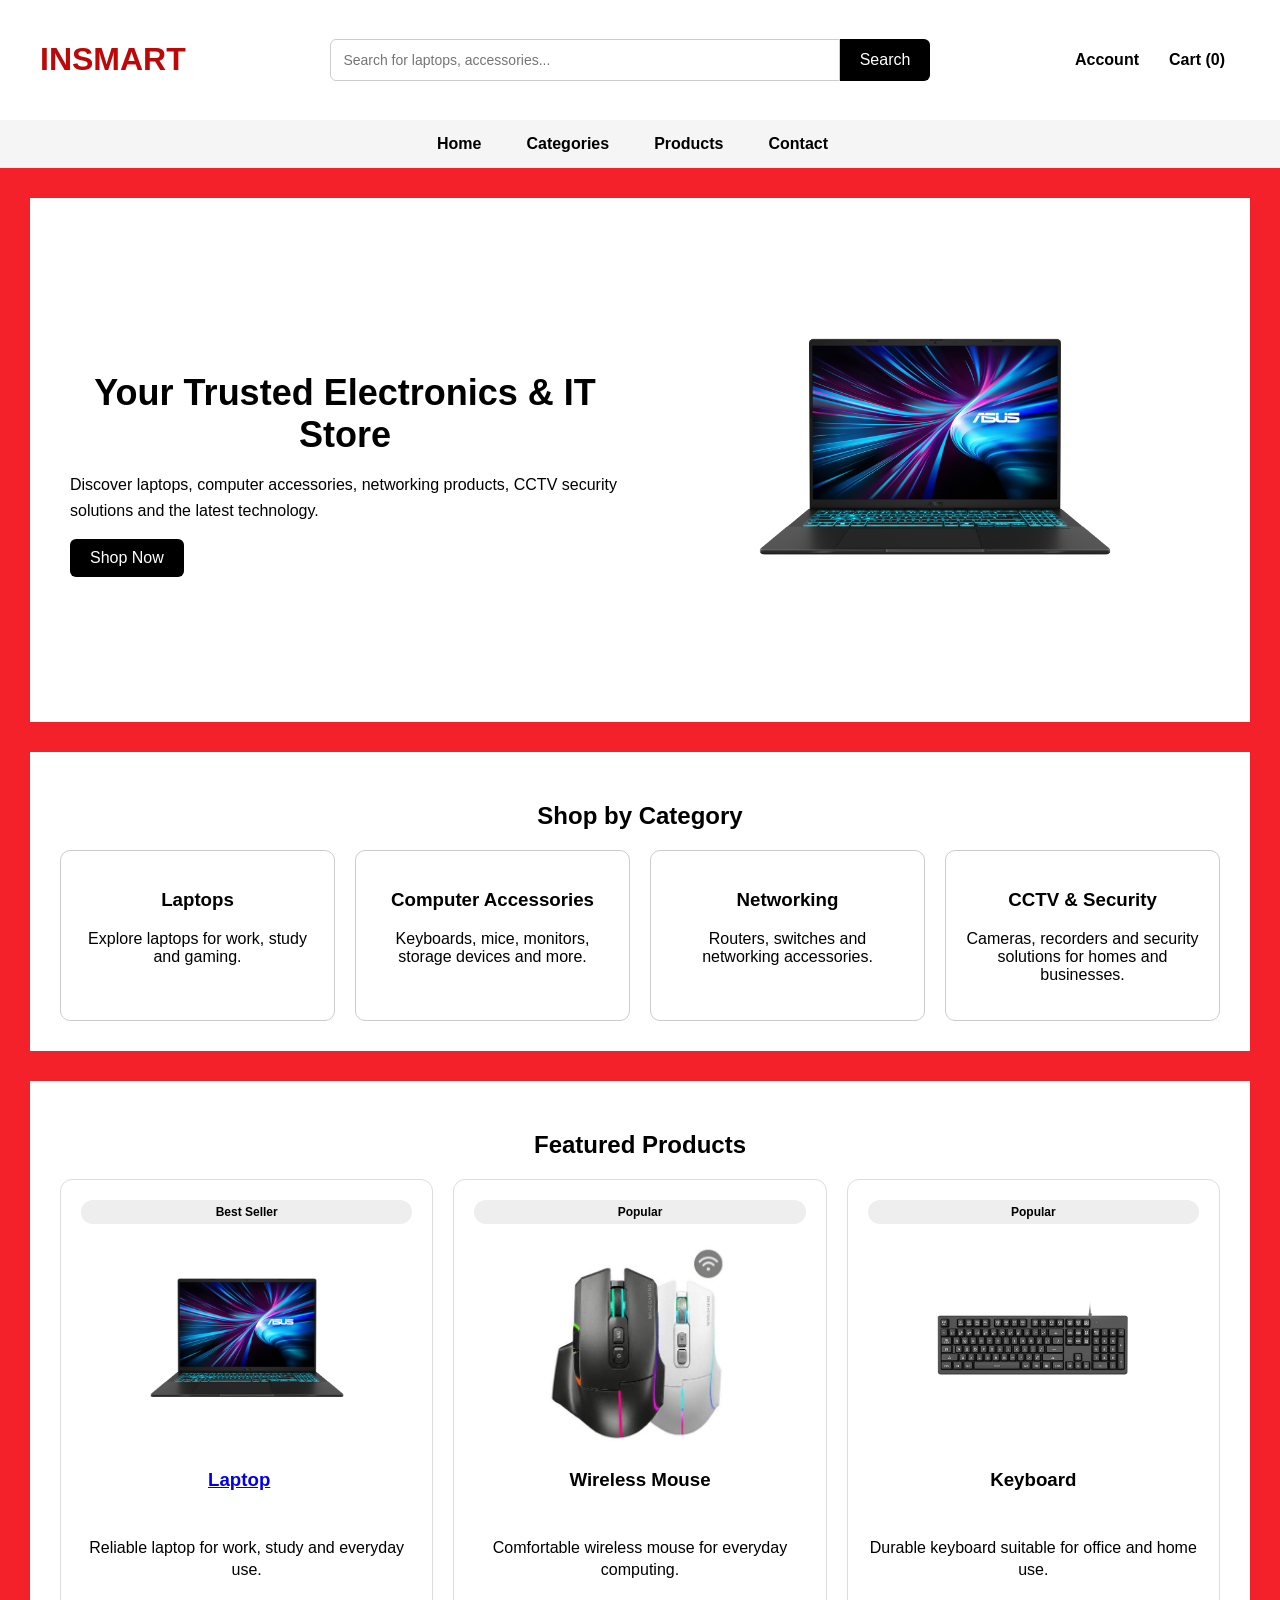
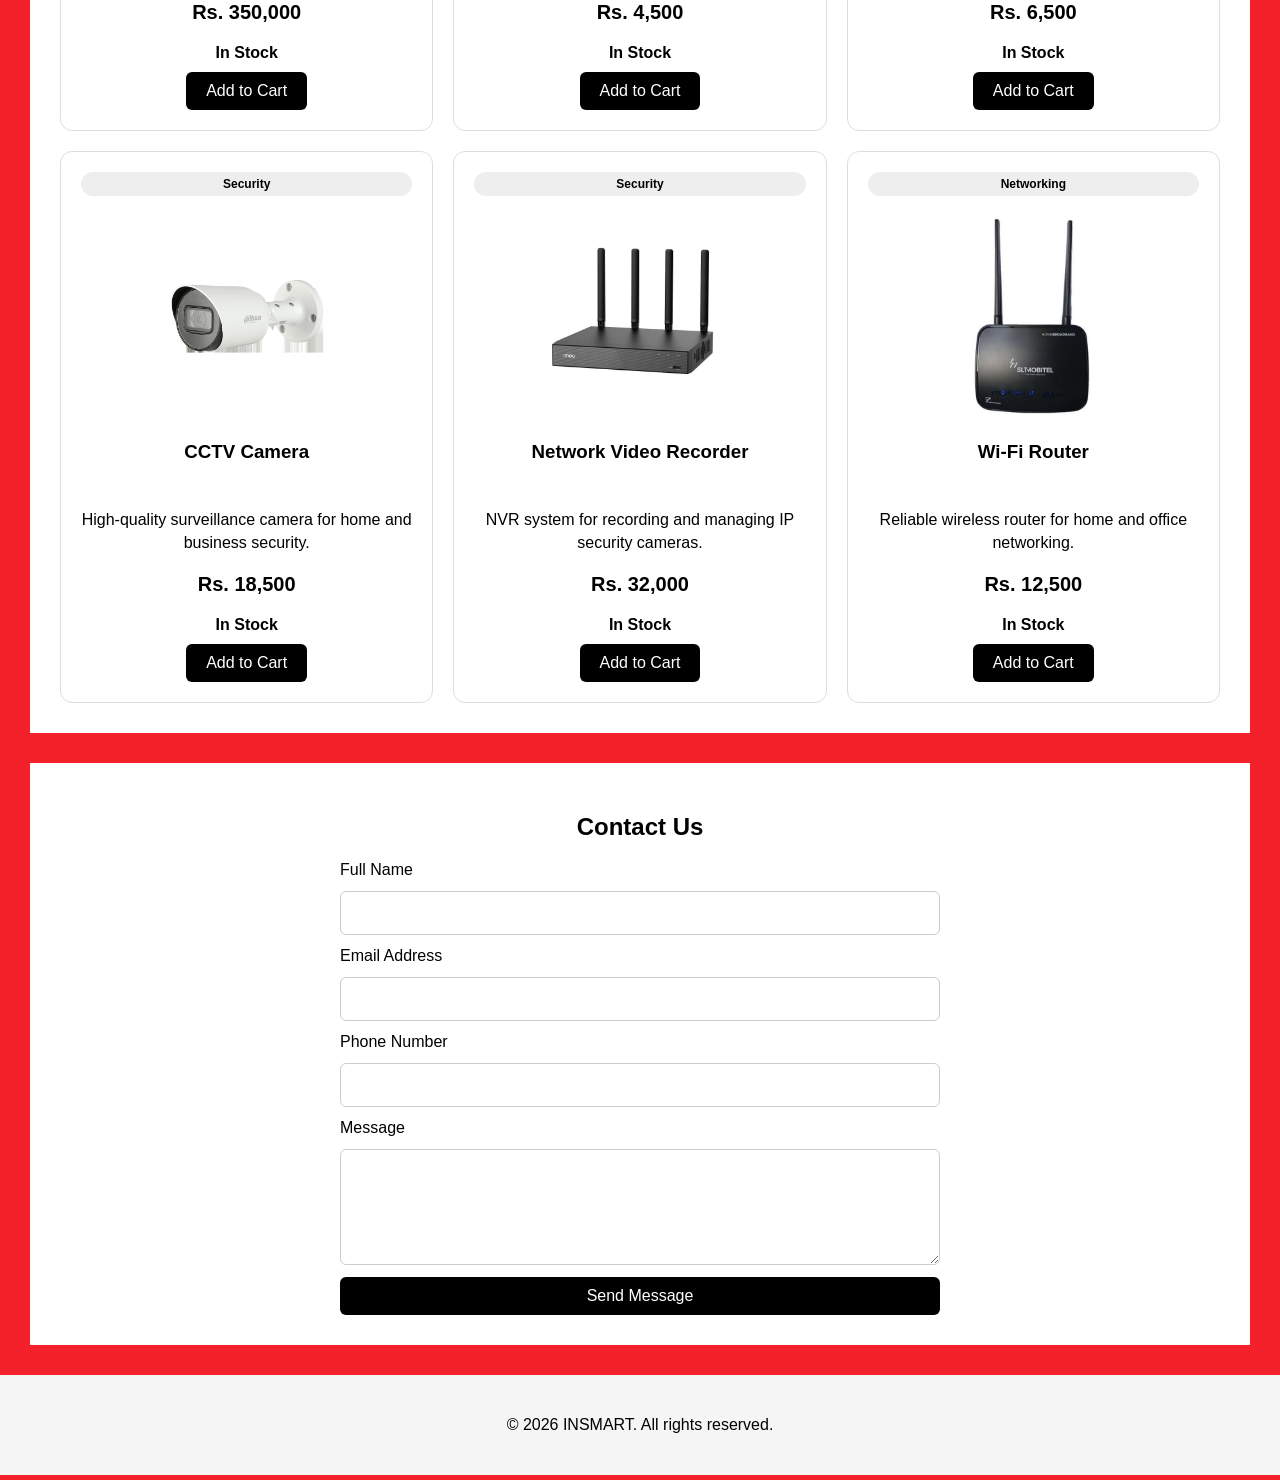
<file: index.html>
<!DOCTYPE html>
<html lang="en">
<head>
    <meta charset="UTF-8">
    <meta name="viewport" content="width=device-width, initial-scale=1.0">
    <link rel="stylesheet" href="style.css">
    <title>INSMART | Electronics & IT Store</title>
    
</head>
<body>
<header>

    <div class="logo">
        <h1>INSMART</h1>
    </div>

    <div class="search-area">
        <input
            type="text"
            id="searchInput"
            placeholder="Search for laptops, accessories..."
        >
        <button>Search</button>
    </div>

    <div class="header-actions">
        <a href="login.html">Account</a>
        <a href="cart.html" class="cart-link">Cart</a>
    </div>

</header>

<nav class="main-nav">
    <a href="#">Home</a>
    <a href="#categories">Categories</a>
    <a href="#products">Products</a>
    <a href="#contact">Contact</a>
</nav>

<main>

<section class="hero">

    <div class="hero-text">
        <h2>Your Trusted Electronics & IT Store</h2>

        <p>
            Discover laptops, computer accessories, networking products,
            CCTV security solutions and the latest technology.
        </p>

        <button>Shop Now</button>
    </div>

    <div class="hero-image">
        <img src="images/laptop.jpg" alt="Featured Laptop">
    </div>

</section>

<section id="categories">
    <h2>Shop by Category</h2>

    <div class="category-container">

        <div class="category-card" data-filter="laptops">
            <h3>Laptops</h3>
            <p>Explore laptops for work, study and gaming.</p>
        </div>

        <div class="category-card" data-filter="accessories">
            <h3>Computer Accessories</h3>
            <p>Keyboards, mice, monitors, storage devices and more.</p>
        </div>

        <div class="category-card" data-filter="networking">
            <h3>Networking</h3>
            <p>Routers, switches and networking accessories.</p>
        </div>

        <div class="category-card" data-filter="security">
            <h3>CCTV & Security</h3>
            <p>Cameras, recorders and security solutions for homes and businesses.</p>
        </div>

    </div>
</section>

<section id="products">
    <h2>Featured Products</h2>

    <div class="product-container">

        <div class="product-card" data-category="laptops">
            <span class="badge">Best Seller</span>
            <img src="images/laptop.jpg" alt="Laptop">

            <h3>
                <a href="product.html">Laptop</a>
            </h3>
            <p>Reliable laptop for work, study and everyday use.</p>

            <p class="price">Rs. 350,000</p>
            <p class="stock">In Stock</p>

            <button>Add to Cart</button>
        </div>

        <div class="product-card" data-category="accessories">
            <span class="badge">Popular</span>
            <img src="images/Mouse.jpg" alt="Wireless Mouse">

            <h3>Wireless Mouse</h3>
            <p>Comfortable wireless mouse for everyday computing.</p>

            <p class="price">Rs. 4,500</p>
            <p class="stock">In Stock</p>

            <button>Add to Cart</button>
        </div>

        <div class="product-card" data-category="accessories">
            <span class="badge">Popular</span>
            <img src="images/keyboard.jpg" alt="Keyboard">

            <h3>Keyboard</h3>
            <p>Durable keyboard suitable for office and home use.</p>

            <p class="price">Rs. 6,500</p>
            <p class="stock">In Stock</p>

            <button>Add to Cart</button>
        </div>

        <div class="product-card" data-category="security">
            <span class="badge">Security</span>
            <img src="images/cctv-camera.jpg" alt="CCTV Camera">

            <h3>CCTV Camera</h3>
            <p>High-quality surveillance camera for home and business security.</p>

            <p class="price">Rs. 18,500</p>
            <p class="stock">In Stock</p>

            <button>Add to Cart</button>
        </div>

        <div class="product-card" data-category="security">
            <span class="badge">Security</span>
            <img src="images/nvr.jpg" alt="NVR">

            <h3>Network Video Recorder</h3>
            <p>NVR system for recording and managing IP security cameras.</p>

            <p class="price">Rs. 32,000</p>
            <p class="stock">In Stock</p>

            <button>Add to Cart</button>
        </div>

        <div class="product-card" data-category="networking">
            <span class="badge">Networking</span>
            <img src="images/router.jpg" alt="Wi-Fi Router">

            <h3>Wi-Fi Router</h3>
            <p>Reliable wireless router for home and office networking.</p>

            <p class="price">Rs. 12,500</p>
            <p class="stock">In Stock</p>

            <button>Add to Cart</button>
        </div>

    </div>
</section>

<section id="contact">
    <h2>Contact Us</h2>

    <form class="contact-form">

        <label for="name">Full Name</label>
        <input type="text" id="name" required>

        <label for="email">Email Address</label>
        <input type="email" id="email" required>

        <label for="phone">Phone Number</label>
        <input type="tel" id="phone" required>

        <label for="message">Message</label>
        <textarea id="message" rows="5" required></textarea>

        <button type="submit">Send Message</button>

    </form>
</section>   

</main>

<footer>
    <p>© 2026 INSMART. All rights reserved.</p>
</footer>

<script src="script.js"></script>

</body>
</html>
</file>
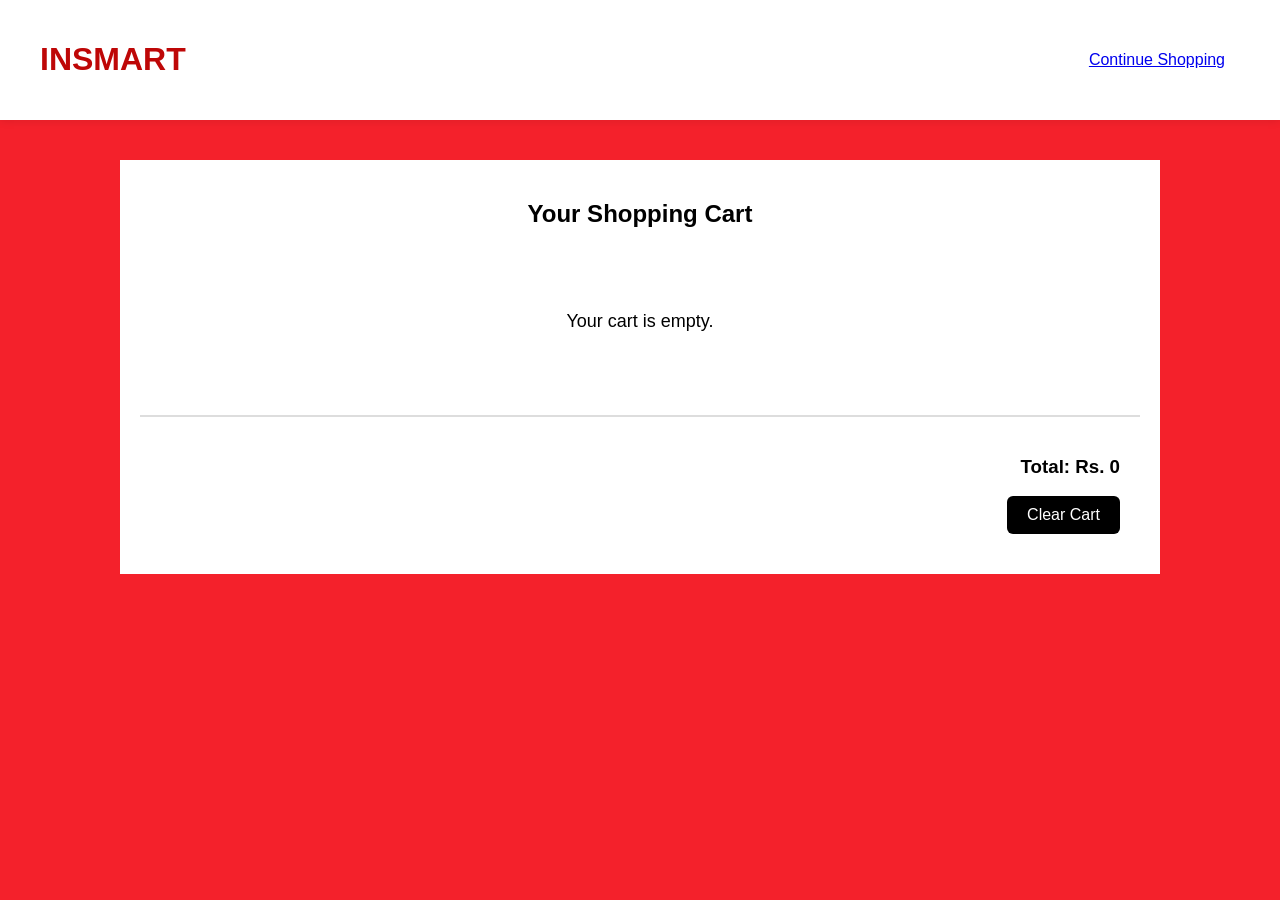
<file: cart.html>
<!DOCTYPE html>
<html lang="en">

<head>
    <meta charset="UTF-8">
    <meta name="viewport" content="width=device-width, initial-scale=1.0">

    <title>Shopping Cart | INSMART</title>

    <link rel="stylesheet" href="style.css">
</head>

<body>

    <header>
        <h1>INSMART</h1>

        <a href="index.html">Continue Shopping</a>
    </header>

    <main>

        <section class="cart-page">

            <h2>Your Shopping Cart</h2>

            <div id="cartItems">
                <!-- JavaScript will put cart products here -->
            </div>

            <div class="cart-summary">

                <h3>
                    Total:
                    Rs. <span id="cartTotal">0</span>
                </h3>
                
                <button id="clearCartBtn">Clear Cart</button>
            </div>

        </section>

    </main>

<script src="cart.js"></script>
</body>
</html>
</file>
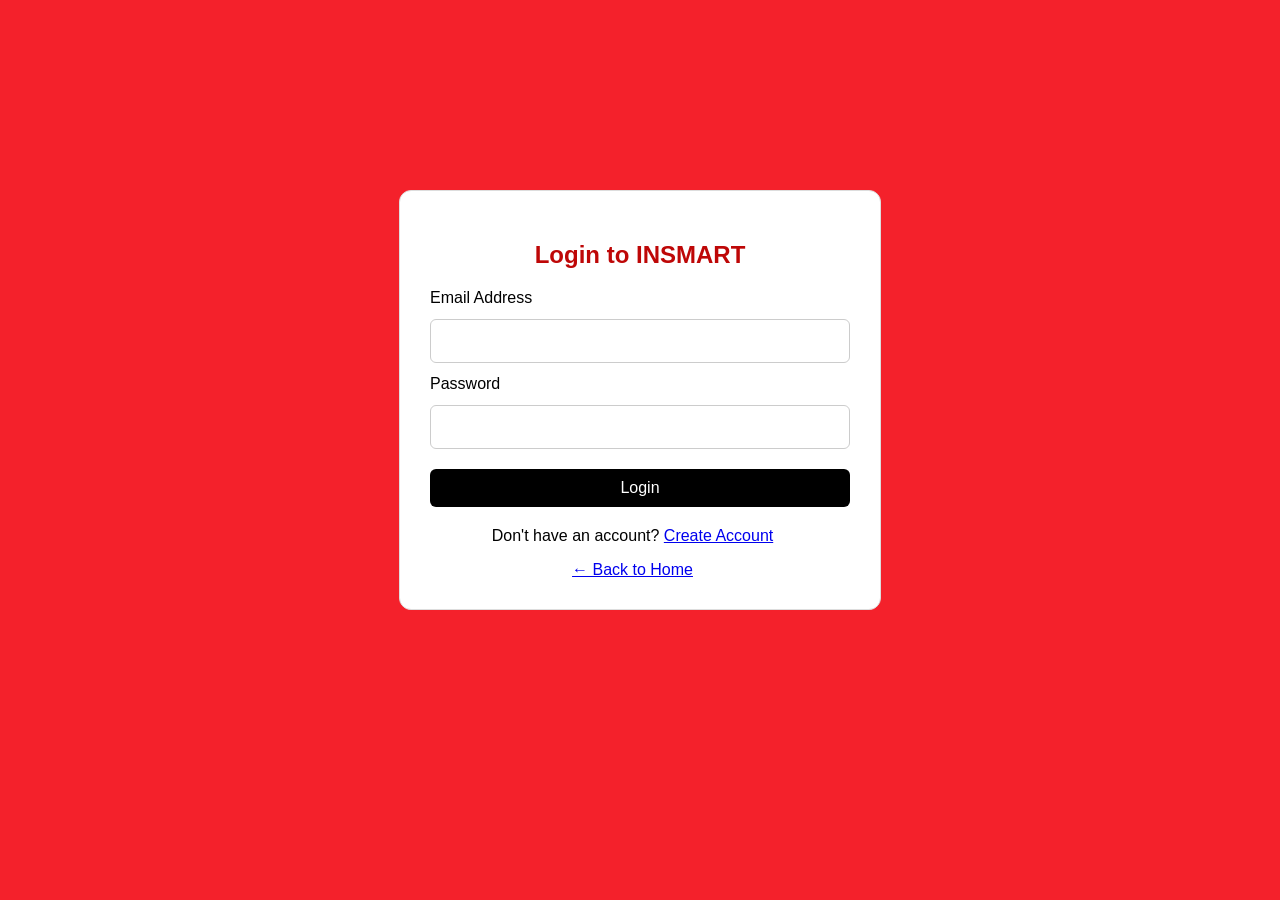
<file: login.html>
<!DOCTYPE html>
<html lang="en">
<head>
    <meta charset="UTF-8">
    <meta name="viewport" content="width=device-width, initial-scale=1.0">
    <link rel="stylesheet" href="style.css">
    <title>Login | INSMART</title>
</head>
<body>
<main class="login-page">

    <section class="login-card">

        <h1>Login to INSMART</h1>

        <form class="login-form">

            <label for="login-email">Email Address</label>
            <input type="email" id="login-email" required>

            <label for="login-password">Password</label>
            <input type="password" id="login-password"  required minlength="6">

            <button type="submit">Login</button>

        </form>

        <p>
            Don't have an account?
            <a href="#">Create Account</a>
        </p>

        <a href="index.html">← Back to Home</a>

    </section>

</main>
    
</body>
</html>
</file>
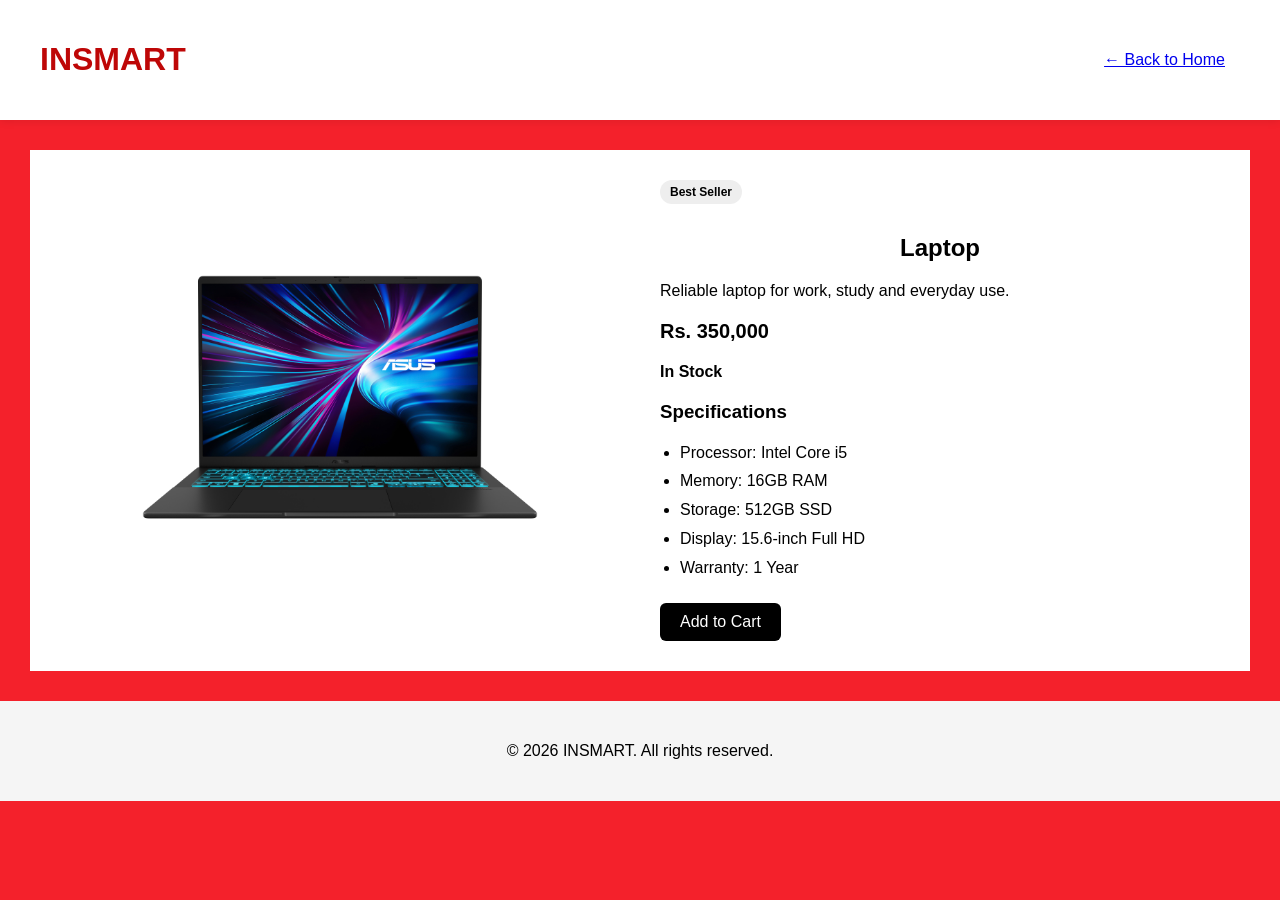
<file: product.html>
<!DOCTYPE html>
<html lang="en">
<head>
    <meta charset="UTF-8">
    <meta name="viewport" content="width=device-width, initial-scale=1.0">
    <link rel="stylesheet" href="style.css">
    <title>Product Details | INSMART</title>
</head>
<body>
<header class="product-header">
    <h1>INSMART</h1>

    <a href="index.html">← Back to Home</a>
</header>

<main>

    <section class="product-details">

        <div class="product-details-image">
            <img src="images/laptop.jpg" alt="Laptop">
        </div>

        <div class="product-details-info">

            <span class="badge">Best Seller</span>

            <h2>Laptop</h2>

            <p class="product-description">
                Reliable laptop for work, study and everyday use.
            </p>

            <p class="price">Rs. 350,000</p>

            <p class="stock">In Stock</p>

            <div class="specifications">
            <h3>Specifications</h3>

            <ul>
                <li>Processor: Intel Core i5</li>
                <li>Memory: 16GB RAM</li>
                <li>Storage: 512GB SSD</li>
                <li>Display: 15.6-inch Full HD</li>
                <li>Warranty: 1 Year</li>
            </ul>
            </div>
            
            <button>Add to Cart</button>

            </div>

    </section>

</main>

<footer>
    <p>© 2026 INSMART. All rights reserved.</p>
</footer>
</body>
</html>
</file>
<file: style.css>
body {
    background-color: rgb(244, 33, 43);
}
h1 {
    color: rgb(190, 7, 7);
    text-align: center;
}
a {
    margin-right: 15px;
}

button {
    padding: 10px 20px;
    font-size: 16px;
}
section {
    background-color: white;
    margin: 20px;
    padding: 20px;
}
header {
    display: flex;
    justify-content: space-between;
    align-items: center;
    padding: 20px 40px;
    background-color: white;
}
.hero {
    display: flex;
    justify-content: space-between;
    align-items: center;
    padding: 60px 40px;
    gap: 40px;
}
.hero-text {
    flex: 1;
}

.hero-image {
    flex: 1;
    text-align: center;
}

.hero-image img {
    width: 100%;
    max-width: 400px;
    height: auto;
}

.category-container {
    display: flex;
    gap: 20px;
    flex-wrap: wrap;
}
.category-card {
    flex: 1;
    padding: 20px;
    border: 1px solid #cccccc;
    border-radius: 10px;
    text-align: center;
}
.product-container {
    display: grid;
    grid-template-columns: repeat(3, 1fr);
    gap: 20px;
}

.product-card {
    flex: 1;
    padding: 20px;
    border: 1px solid #cccccc;
    border-radius: 10px;
    text-align: center;
}
body {
    font-family: Arial, sans-serif;
    margin: 0;
}

h2 {
    text-align: center;
}

section {
    margin: 30px;
    padding: 30px;
}
nav a {
    text-decoration: none;
    color: black;
    font-weight: bold;
}

button {
    background-color: black;
    color: white;
    border: none;
    border-radius: 6px;
    cursor: pointer;
}
button:hover {
    background-color: #7f0a10;
}
.product-card img {
    width: 100%;
    max-width: 250px;
    height: 220px;
    object-fit: contain;
    display: block;
    margin: 0 auto;

}
.product-card {
    background-color: white;
    padding: 20px;
    border: 1px solid #dddddd;
    border-radius: 12px;
    text-align: center;

    display: flex;
    flex-direction: column;
}

.product-card button {
    margin-top: auto;
    align-self: center;
}

.product-card h3 {
    margin-top: 15px;
    margin-bottom: 10px;
}

.product-card p {
    margin: 8px 0;
}

@media (max-width: 1024px) {

    .product-container {
        grid-template-columns: repeat(2, 1fr);
    }

}

@media (max-width: 767px) {

    header {
        flex-direction: column;
        gap: 15px;
    }

    .hero {
        flex-direction: column;
        text-align: center;
    }

    .category-card {
    flex: 1 1 40%;
    }

    .product-container {
    grid-template-columns: 1fr;
    }

    .product-card {
    flex: 1 1 100%;
    }

    .search-area {
        width: 100%;
        margin: 0;
    }

    .header-actions {
        justify-content: center;
    }

    .main-nav {
        flex-wrap: wrap;
        gap: 15px;
    }
    
    .product-details {
    flex-direction: column;
    text-align: center;
    }

    .product-details-info {
        width: 100%;
    }

    .specifications {
        text-align: left;
    }
    
    .contact-form,
    .login-card {
        width: 100%;
    }

    .login-card {
        padding: 20px;
    }

}

header {
    box-shadow: 0 2px 8px rgba(0, 0, 0, 0.08);
}

.hero h2 {
    font-size: 36px;
    margin-bottom: 15px;
}

.hero p {
    line-height: 1.6;
}

.category-card,
.product-card {
    transition: transform 0.2s ease;
}

.category-card:hover,
.product-card:hover {
    transform: translateY(-5px);
}
.search-area {
    display: flex;
    flex: 1;
    max-width: 600px;
    margin: 0 30px;
}

.search-area input {
    flex: 1;
    padding: 12px;
    border: 1px solid #cccccc;
    border-radius: 6px 0 0 6px;
    font-size: 14px;
}

.search-area button {
    border-radius: 0 6px 6px 0;
}
.header-actions {
    display: flex;
    gap: 15px;
    align-items: center;
}

.header-actions a {
    text-decoration: none;
    color: black;
    font-weight: bold;
}
.main-nav {
    display: flex;
    justify-content: center;
    gap: 30px;
    padding: 15px;
    background-color: #f5f5f5;
}

.main-nav a {
    text-decoration: none;
    color: black;
    font-weight: bold;
}
.badge {
    display: inline-block;
    background-color: #eeeeee;
    padding: 5px 10px;
    border-radius: 20px;
    font-size: 12px;
    font-weight: bold;
    margin-bottom: 10px;
}

.price {
    font-size: 20px;
    font-weight: bold;
}

.stock {
    font-weight: bold;
}

footer {
    text-align: center;
    padding: 25px;
    background-color: #f5f5f5;
    margin-top: 30px;
}

.product-card h3 {
    min-height: 50px;
}

.product-card p {
    line-height: 1.4;
}


/* product.html page */
.product-details-image img {
    width: 100%;
    max-width: 450px;
    height: auto;
    display: block;
    margin: 0 auto;
}

.product-details {
    display: flex;
    gap: 40px;
    align-items: center;
}

.product-details-image {
    flex: 1;
}

.product-details-info {
    flex: 1;
}

.specifications {
    margin-top: 20px;
    margin-bottom: 20px;
}

.specifications h3 {
    margin-bottom: 10px;
}

.specifications ul {
    padding-left: 20px;
    line-height: 1.8;
}
.contact-form {
    max-width: 600px;
    margin: 0 auto;
    display: flex;
    flex-direction: column;
    gap: 12px;
}

.contact-form input,
.contact-form textarea {
    padding: 12px;
    border: 1px solid #cccccc;
    border-radius: 6px;
    font-size: 16px;
}

.contact-form textarea {
    resize: vertical;
}

.login-page {
    min-height: 80vh;
    display: flex;
    justify-content: center;
    align-items: center;
    padding: 40px 20px;
}

.login-card {
    width: 100%;
    max-width: 420px;
    background-color: white;
    padding: 30px;
    border: 1px solid #dddddd;
    border-radius: 12px;
    text-align: center;
}

.login-form {
    display: flex;
    flex-direction: column;
    gap: 12px;
    margin: 20px 0;
    text-align: left;
}

.login-form input {
    padding: 12px;
    border: 1px solid #cccccc;
    border-radius: 6px;
    font-size: 16px;
}

.login-form button {
    margin-top: 8px;
}
.cart-page {
    max-width: 1000px;
    margin: 40px auto;
    padding: 20px;
}

.cart-page h2 {
    margin-bottom: 25px;
}

#cartItems {
    display: flex;
    flex-direction: column;
    gap: 15px;
}

.cart-item {
    background: white;
    border: 1px solid #ddd;
    border-radius: 10px;
    padding: 20px;
}

.cart-item h3 {
    margin-bottom: 10px;
}

.cart-item p {
    margin: 6px 0;
}

.cart-summary {
    margin-top: 25px;
    padding: 20px;
    border-top: 2px solid #ddd;
    text-align: right;
}

.empty-cart-message {
    text-align: center;
    padding: 40px;
    font-size: 18px;
}
</file>
